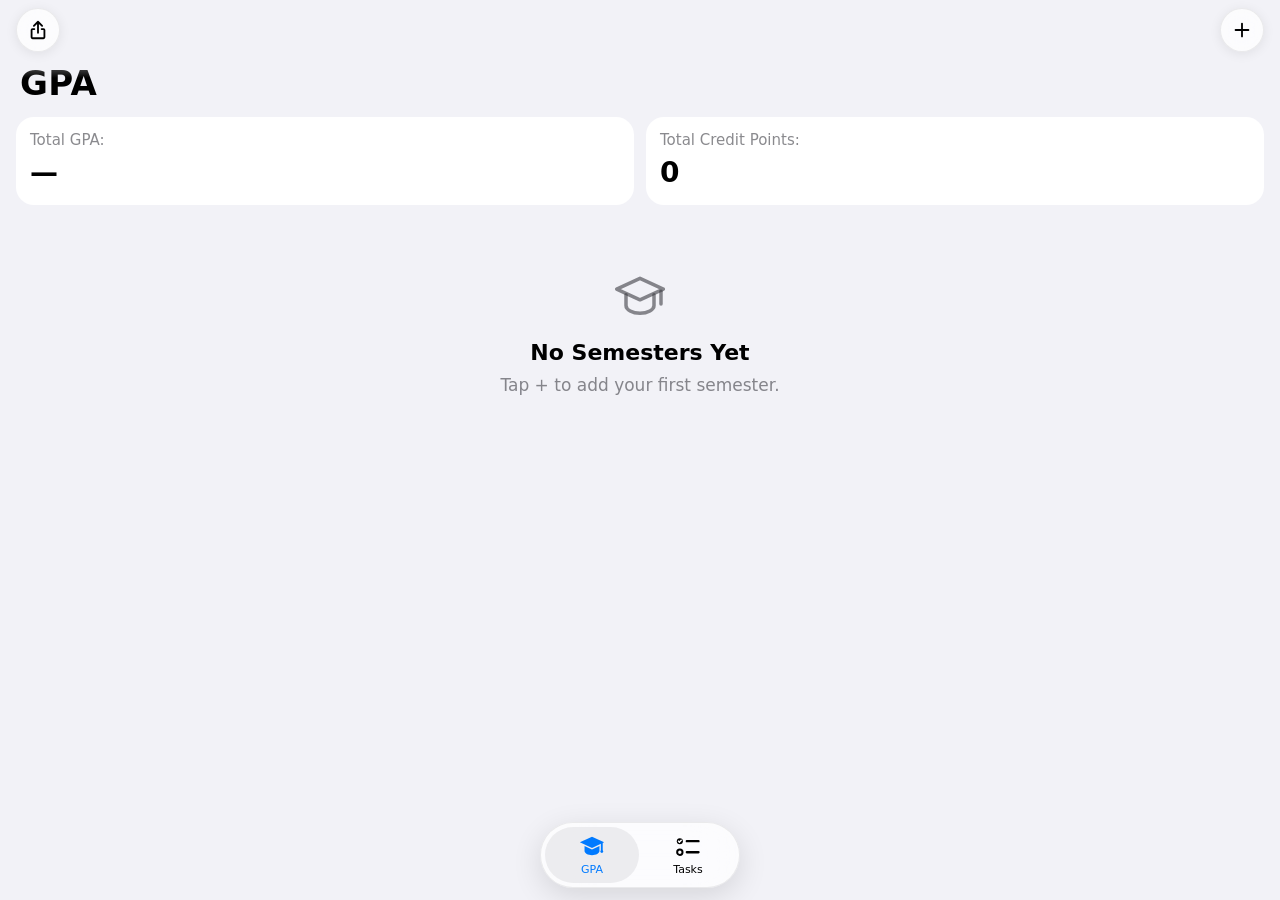
<file: index.html>
<!doctype html>
<html lang="en">
<head>
  <meta charset="utf-8">
  <meta name="viewport" content="width=device-width, initial-scale=1, viewport-fit=cover">
  <title>UniPlanner</title>
  <meta name="description" content="GPA calculator and weekly task manager for university students. Works offline; your data stays on your device.">
  <meta name="color-scheme" content="light dark">
  <meta name="theme-color" content="#F2F2F7" media="(prefers-color-scheme: light)">
  <meta name="theme-color" content="#000000" media="(prefers-color-scheme: dark)">

  <!-- Installable, full-screen on iPhone -->
  <meta name="apple-mobile-web-app-capable" content="yes">
  <meta name="mobile-web-app-capable" content="yes">
  <meta name="apple-mobile-web-app-title" content="UniPlanner">
  <meta name="apple-mobile-web-app-status-bar-style" content="default">
  <meta name="format-detection" content="telephone=no">
  <link rel="manifest" href="manifest.webmanifest">
  <link rel="apple-touch-icon" href="icons/icon-180.png">
  <link rel="icon" href="icons/icon.svg" type="image/svg+xml">
  <link rel="icon" href="icons/icon-192.png" type="image/png" sizes="192x192">

  <link rel="stylesheet" href="styles.css">
</head>
<body>
  <div id="app">
    <main id="screen"></main>
    <nav class="tabbar" aria-label="Sections">
      <button type="button" class="tab" data-tab="gpa">
        <svg viewBox="0 0 24 24" aria-hidden="true"><path fill="currentColor" d="M12 3.2 1.6 8 12 12.8 22.4 8 12 3.2Z"/><path fill="currentColor" d="M5.6 11.1v4.3c0 1.9 2.9 3.6 6.4 3.6s6.4-1.7 6.4-3.6v-4.3L12 14.1l-6.4-3Z"/><path d="M20.4 9v6.2" stroke="currentColor" stroke-width="1.6" stroke-linecap="round"/><circle cx="20.4" cy="15.9" r="1.2" fill="currentColor"/></svg>
        <span>GPA</span>
      </button>
      <button type="button" class="tab" data-tab="tasks">
        <svg viewBox="0 0 24 24" aria-hidden="true" fill="none" stroke="currentColor" stroke-width="2" stroke-linecap="round" stroke-linejoin="round"><circle cx="5" cy="7" r="2.6" fill="currentColor" stroke="none"/><path class="tab-check" d="m3.9 7 .8.8 1.5-1.6" stroke-width="1.3"/><circle cx="5" cy="16.5" r="2.3" stroke-width="1.7"/><path d="M11 7h10M11 16.5h10"/></svg>
        <span>Tasks</span>
      </button>
    </nav>
  </div>
  <div id="overlays"></div>
  <input type="file" id="import-file" accept=".json,application/json" hidden>
  <noscript><p class="noscript">UniPlanner needs JavaScript to run.</p></noscript>

  <script src="js/logic.js"></script>
  <script src="js/app.js"></script>
</body>
</html>
</file>
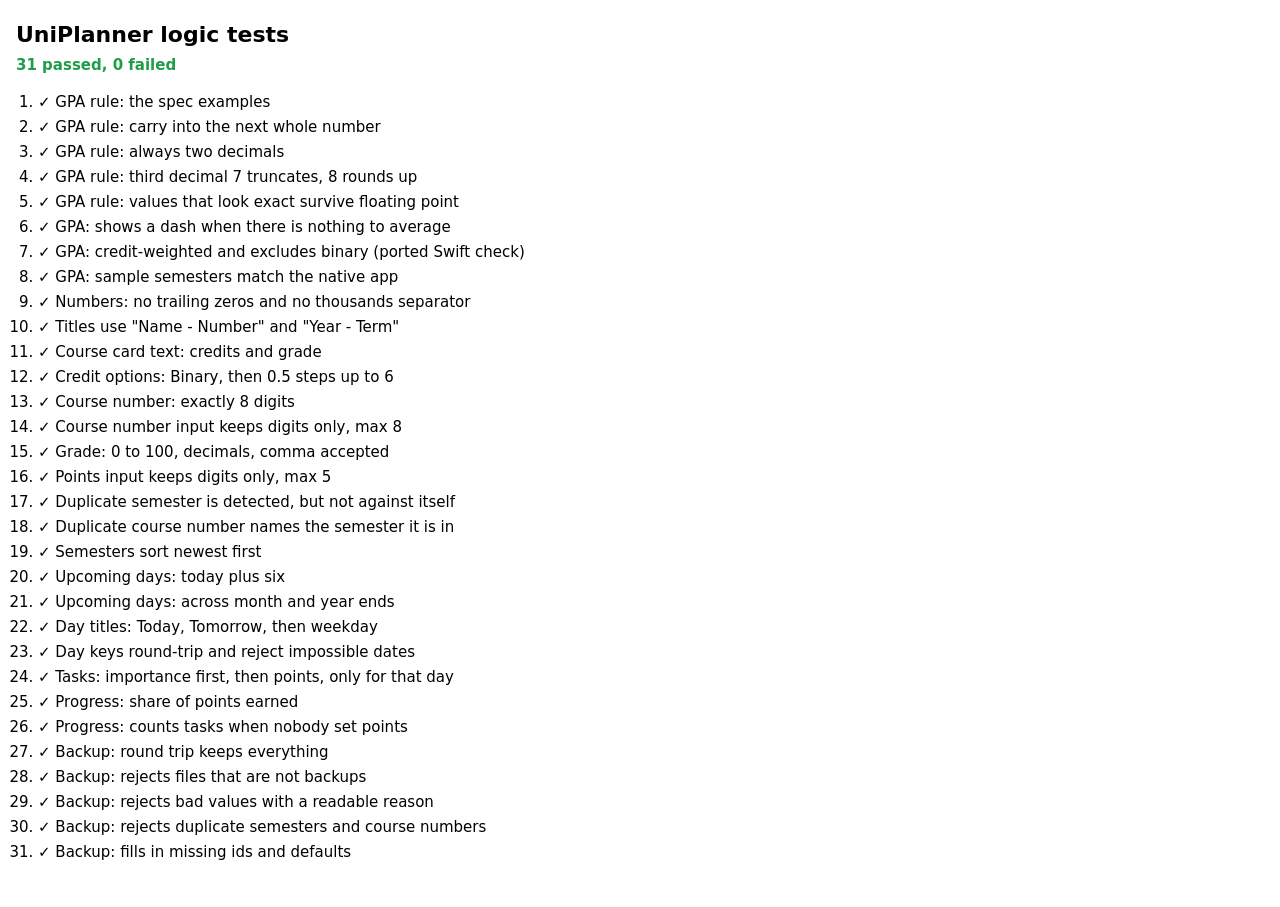
<file: tests/index.html>
<!doctype html>
<html lang="en">
<head>
  <meta charset="utf-8">
  <meta name="viewport" content="width=device-width, initial-scale=1">
  <meta name="color-scheme" content="light dark">
  <title>UniPlanner Tests</title>
  <style>
    body { font: 15px/1.4 -apple-system, system-ui, sans-serif; margin: 0; padding: 20px 16px 40px; background: Canvas; color: CanvasText; }
    h1 { font-size: 22px; margin: 0 0 4px; }
    #summary { margin: 0 0 16px; font-weight: 600; }
    #summary.pass { color: #1f9d48; }
    #summary.fail { color: #d70015; }
    ol { padding-left: 22px; margin: 0; }
    li { margin: 4px 0; }
    li.fail { color: #d70015; }
    li small { display: block; opacity: .8; overflow-wrap: anywhere; }
  </style>
</head>
<body>
  <h1>UniPlanner logic tests</h1>
  <p id="summary">Running…</p>
  <ol id="list"></ol>
  <script src="../js/logic.js"></script>
  <script src="logic.test.js"></script>
  <script>
    const results = window.TestResults;
    const failed = results.filter((r) => !r.ok);
    const summary = document.getElementById('summary');
    summary.textContent = `${results.length - failed.length} passed, ${failed.length} failed`;
    summary.className = failed.length ? 'fail' : 'pass';
    document.title = (failed.length ? 'FAIL' : 'PASS') + ' · UniPlanner Tests';
    for (const r of results) {
      const li = document.createElement('li');
      li.className = r.ok ? 'pass' : 'fail';
      li.textContent = (r.ok ? '✓ ' : '✗ ') + r.name;
      if (!r.ok) {
        const small = document.createElement('small');
        small.textContent = r.error;
        li.append(small);
      }
      document.getElementById('list').append(li);
    }
  </script>
</body>
</html>
</file>
<file: styles.css>
/* UniPlanner — iOS-style look, light and dark, built for iPhone. */

:root {
  color-scheme: light dark;
  --bg: #F2F2F7;
  --card: #FFFFFF;
  --label: #000000;
  --secondary: rgba(60, 60, 67, 0.6);
  --tertiary: rgba(60, 60, 67, 0.3);
  --separator: rgba(60, 60, 67, 0.18);
  --fill: rgba(120, 120, 128, 0.12);
  --fill-strong: rgba(120, 120, 128, 0.2);
  --blue: #007AFF;
  --red: #FF3B30;
  --green: #34C759;
  --green-soft: rgba(52, 199, 89, 0.18);
  --sheet-bg: #F2F2F7;
  --sheet-row: #FFFFFF;
  --seg-selected: #FFFFFF;
  --glass: rgba(255, 255, 255, 0.72);
  --glass-border: rgba(0, 0, 0, 0.07);
  --shadow: 0 8px 30px rgba(0, 0, 0, 0.12);
  --backdrop: rgba(0, 0, 0, 0.2);
  --alert-bg: rgba(242, 242, 247, 0.94);
  --menu-bg: rgba(250, 250, 252, 0.9);
  --tab-check: #FFFFFF;

  --safe-top: env(safe-area-inset-top, 0px);
  --safe-bottom: env(safe-area-inset-bottom, 0px);
  --safe-left: env(safe-area-inset-left, 0px);
  --safe-right: env(safe-area-inset-right, 0px);
  --radius-card: 18px;
}

@media (prefers-color-scheme: dark) {
  :root {
    --bg: #000000;
    --card: #1C1C1E;
    --label: #FFFFFF;
    --secondary: rgba(235, 235, 245, 0.6);
    --tertiary: rgba(235, 235, 245, 0.3);
    --separator: rgba(84, 84, 88, 0.6);
    --fill: rgba(118, 118, 128, 0.24);
    --fill-strong: rgba(118, 118, 128, 0.36);
    --blue: #0A84FF;
    --red: #FF453A;
    --green: #30D158;
    --green-soft: rgba(48, 209, 88, 0.22);
    --sheet-bg: #1C1C1E;
    --sheet-row: #2C2C2E;
    --seg-selected: #636366;
    --glass: rgba(44, 44, 46, 0.72);
    --glass-border: rgba(255, 255, 255, 0.1);
    --shadow: 0 8px 30px rgba(0, 0, 0, 0.55);
    --backdrop: rgba(0, 0, 0, 0.45);
    --alert-bg: rgba(44, 44, 46, 0.94);
    --menu-bg: rgba(44, 44, 46, 0.92);
    --tab-check: #000000;
  }
}

/* ---------- Base ---------- */

*, *::before, *::after { box-sizing: border-box; }

html {
  -webkit-text-size-adjust: 100%;
  text-size-adjust: 100%;
  background: var(--bg);
}

body {
  margin: 0;
  min-height: 100dvh;
  background: var(--bg);
  color: var(--label);
  font: 17px/1.3 -apple-system, BlinkMacSystemFont, "SF Pro Text", system-ui, "Helvetica Neue", sans-serif;
  -webkit-font-smoothing: antialiased;
  -webkit-tap-highlight-color: transparent;
  touch-action: manipulation;
}

html.locked, html.locked body { overflow: hidden; }

button, input, select, textarea { font: inherit; color: inherit; }
button { cursor: pointer; -webkit-user-select: none; user-select: none; }
svg { display: block; flex-shrink: 0; }
[hidden] { display: none !important; }

:focus-visible { outline: 2px solid var(--blue); outline-offset: 2px; }

.noscript { padding: 80px 24px; text-align: center; }

/* ---------- Screen chrome ---------- */

.screen {
  min-height: 100dvh;
  padding-left: var(--safe-left);
  padding-right: var(--safe-right);
  padding-bottom: calc(120px + var(--safe-bottom));
}

.topbar {
  position: sticky;
  top: 0;
  z-index: 10;
  display: flex;
  justify-content: space-between;
  align-items: center;
  padding: calc(var(--safe-top) + 8px) 16px 8px;
  pointer-events: none;
}
.topbar::before {
  content: "";
  position: absolute;
  inset: 0 0 -18px;
  background: linear-gradient(to bottom, var(--bg) 0%, var(--bg) 55%, transparent);
  z-index: -1;
}
.topbar-side { display: flex; gap: 10px; pointer-events: auto; }

.circle-btn {
  width: 44px;
  height: 44px;
  border-radius: 50%;
  display: grid;
  place-items: center;
  padding: 0;
  color: var(--label);
  background: var(--glass);
  -webkit-backdrop-filter: blur(20px) saturate(180%);
  backdrop-filter: blur(20px) saturate(180%);
  border: 0.5px solid var(--glass-border);
  box-shadow: 0 2px 12px rgba(0, 0, 0, 0.08);
  transition: transform 0.15s;
}
.circle-btn:active { transform: scale(0.92); }
.circle-btn svg { width: 22px; height: 22px; }

.large-title {
  margin: 4px 20px 14px;
  font-size: 34px;
  line-height: 1.15;
  font-weight: 700;
  letter-spacing: 0.01em;
  overflow-wrap: anywhere;
}

.content {
  padding: 0 16px;
  display: flex;
  flex-direction: column;
  gap: 16px;
}

/* ---------- Cards ---------- */

.card {
  background: var(--card);
  border-radius: var(--radius-card);
}

.stats {
  display: grid;
  grid-template-columns: 1fr 1fr;
  gap: 12px;
}
.stat { padding: 14px; min-width: 0; }
.stat-label { font-size: 15px; color: var(--secondary); }
.stat-value {
  margin-top: 4px;
  font-size: 28px;
  font-weight: 700;
  font-variant-numeric: tabular-nums;
}

.grid {
  display: grid;
  grid-template-columns: 1fr 1fr;
  gap: 12px;
}

.info-card {
  position: relative;
  min-width: 0;
  min-height: 112px;
  padding: 14px;
  display: flex;
  flex-direction: column;
  justify-content: space-between;
  gap: 8px;
  transition: transform 0.15s;
}
.info-card:has(.card-hit:active) { transform: scale(0.97); }
.card-hit {
  position: absolute;
  inset: 0;
  border: 0;
  padding: 0;
  background: transparent;
  border-radius: inherit;
}
.info-title, .info-lines { position: relative; pointer-events: none; }
.info-title {
  padding-right: 26px;
  font-size: 17px;
  font-weight: 600;
  overflow-wrap: anywhere;
  display: -webkit-box;
  -webkit-line-clamp: 3;
  -webkit-box-orient: vertical;
  overflow: hidden;
}
.info-lines { font-size: 13px; line-height: 1.5; color: var(--secondary); }

.menu-btn {
  width: 36px;
  height: 36px;
  border: 0;
  padding: 0;
  border-radius: 50%;
  display: grid;
  place-items: center;
  background: transparent;
  color: var(--secondary);
}
.menu-btn:active { background: var(--fill); }
.menu-btn svg { width: 22px; height: 22px; }
.info-card .menu-btn { position: absolute; top: 4px; right: 4px; }

/* ---------- Empty states ---------- */

.empty {
  padding: 48px 24px 0;
  text-align: center;
  color: var(--secondary);
}
.empty svg { width: 56px; height: 56px; margin: 0 auto; }
.empty h2 { margin: 14px 0 6px; font-size: 22px; font-weight: 700; color: var(--label); }
.empty p { margin: 0; font-size: 17px; }

/* ---------- Tasks: days ---------- */

.day-row {
  width: 100%;
  border: 0;
  padding: 16px;
  display: flex;
  align-items: center;
  gap: 14px;
  text-align: left;
  color: inherit;
  transition: transform 0.15s;
}
.day-row:active { transform: scale(0.98); }
.day-text { flex: 1; min-width: 0; }
.day-title { font-size: 17px; font-weight: 600; }
.day-sub { margin-top: 3px; font-size: 13px; color: var(--secondary); }
.day-meta { text-align: right; font-size: 13px; color: var(--secondary); }
.day-meta .urgent { margin-top: 2px; font-size: 12px; }
.day-none { font-size: 13px; color: var(--tertiary); }
.day-row > svg.chev { width: 14px; height: 14px; color: var(--tertiary); }

.ring { width: 38px; height: 38px; position: relative; }
.ring svg { width: 38px; height: 38px; transform: rotate(-90deg); }
.ring circle { fill: none; stroke-width: 5; }
.ring .track { stroke: var(--green-soft); }
.ring .value { stroke: var(--green); stroke-linecap: round; }
.ring span {
  position: absolute;
  inset: 0;
  display: grid;
  place-items: center;
  font-size: 11px;
  font-weight: 600;
  font-variant-numeric: tabular-nums;
}

/* ---------- Tasks: one day ---------- */

.progress-card { padding: 16px; }
.progress-top { display: flex; justify-content: space-between; align-items: baseline; }
.progress-label { font-size: 15px; color: var(--secondary); }
.progress-percent { font-size: 28px; font-weight: 700; font-variant-numeric: tabular-nums; }
.bar { margin: 10px 0; height: 6px; border-radius: 3px; background: var(--fill); overflow: hidden; }
.bar span { display: block; height: 100%; border-radius: 3px; background: var(--green); transition: width 0.3s ease-out; }
.progress-detail { font-size: 13px; color: var(--secondary); }

.task-row {
  padding: 14px 8px 14px 14px;
  display: flex;
  align-items: flex-start;
  gap: 12px;
}
.check {
  width: 30px;
  height: 30px;
  margin: -2px 0 0 -3px;
  border: 0;
  padding: 0;
  display: grid;
  place-items: center;
  background: transparent;
  color: var(--tertiary);
  border-radius: 8px;
  transition: transform 0.12s;
}
.check:active { transform: scale(0.85); }
.check svg { width: 26px; height: 26px; }
.task-row.done .check { color: var(--green); }
.task-text { flex: 1; min-width: 0; padding-top: 2px; }
.task-title { font-weight: 500; white-space: pre-wrap; overflow-wrap: anywhere; }
.task-row.done .task-title { text-decoration: line-through; color: var(--secondary); }
.task-details { margin-top: 4px; font-size: 13px; color: var(--secondary); white-space: pre; overflow: hidden; text-overflow: ellipsis; }
.task-row .menu-btn { margin-top: -5px; }

/* ---------- Tab bar ---------- */

.tabbar {
  position: fixed;
  z-index: 20;
  left: 50%;
  bottom: max(calc(var(--safe-bottom) - 12px), 12px);
  transform: translateX(-50%);
  display: flex;
  gap: 2px;
  padding: 4px;
  border-radius: 34px;
  background: var(--glass);
  -webkit-backdrop-filter: blur(24px) saturate(180%);
  backdrop-filter: blur(24px) saturate(180%);
  border: 0.5px solid var(--glass-border);
  box-shadow: var(--shadow);
}
.tab {
  width: 94px;
  height: 56px;
  border: 0;
  border-radius: 28px;
  padding: 0;
  display: flex;
  flex-direction: column;
  align-items: center;
  justify-content: center;
  gap: 2px;
  background: transparent;
  color: var(--label);
  font-size: 11px;
  font-weight: 500;
  transition: background 0.2s, color 0.2s;
}
.tab svg { width: 28px; height: 28px; }
.tab.active { background: var(--fill); color: var(--blue); }
.tab-check { stroke: var(--tab-check); }
.tab.active .tab-check { stroke: #FFFFFF; }

/* ---------- Sheets ---------- */

.sheet-backdrop {
  position: fixed;
  z-index: 50;
  left: 0;
  right: 0;
  top: 0;
  height: 100%;
  display: flex;
  align-items: flex-end;
  justify-content: center;
  background: transparent;
  transition: background 0.3s;
}
.sheet-backdrop.open { background: var(--backdrop); }

.sheet {
  width: calc(100% - 16px - var(--safe-left) - var(--safe-right));
  max-width: 560px;
  max-height: calc(100% - var(--safe-top) - 16px);
  margin-bottom: max(8px, calc(var(--safe-bottom) - 26px));
  overflow-y: auto;
  overscroll-behavior: contain;
  -webkit-overflow-scrolling: touch;
  background: var(--sheet-bg);
  border-radius: 38px;
  box-shadow: 0 -4px 40px rgba(0, 0, 0, 0.18);
  transform: translateY(calc(100% + 40px));
  transition: transform 0.36s cubic-bezier(0.2, 0.85, 0.25, 1);
}
.sheet-backdrop.open .sheet { transform: none; }
.sheet-backdrop.keyboard .sheet { margin-bottom: 8px; }

.sheet-header {
  position: sticky;
  top: 0;
  z-index: 2;
  display: grid;
  grid-template-columns: 1fr auto 1fr;
  align-items: center;
  gap: 8px;
  padding: 14px 16px 6px;
  background: var(--sheet-bg);
}
.sheet-title { margin: 0; font-size: 17px; font-weight: 600; text-align: center; }

.pill-btn {
  justify-self: start;
  height: 44px;
  padding: 0 18px;
  border-radius: 22px;
  color: var(--label);
  background: var(--sheet-row);
  border: 0.5px solid var(--glass-border);
  box-shadow: 0 2px 10px rgba(0, 0, 0, 0.06);
}
.pill-btn:active { opacity: 0.6; }

.sheet-body { padding: 0 16px 20px; }

/* ---------- Forms ---------- */

.form-section { margin-top: 18px; }
.form-header {
  margin: 0 20px 8px;
  font-size: 15px;
  font-weight: 600;
  color: var(--secondary);
}
.form-group {
  background: var(--sheet-row);
  border-radius: 26px;
  overflow: hidden;
}
.form-footer { margin: 7px 20px 0; font-size: 13px; color: var(--secondary); }
.form-footer.error { color: var(--red); }
.form-footer:empty { display: none; }

.form-row {
  position: relative;
  min-height: 52px;
  padding: 0 20px;
  display: flex;
  align-items: center;
  justify-content: space-between;
  gap: 12px;
}
.form-row + .form-row::before {
  content: "";
  position: absolute;
  top: 0;
  left: 20px;
  right: 20px;
  border-top: 0.5px solid var(--separator);
}

/* 17px keeps iOS from zooming in when a field is focused. */
.form-input {
  display: block;
  width: 100%;
  margin: 0;
  padding: 15px 20px;
  border: 0;
  outline: none;
  background: transparent;
  color: var(--label);
  font-size: 17px;
  line-height: 22px;
  border-radius: 0;
  -webkit-appearance: none;
  appearance: none;
}
.form-input::placeholder { color: var(--tertiary); }
textarea.form-input { resize: none; overflow: hidden; }
.form-input.digits { font-variant-numeric: tabular-nums; }

.select-row { cursor: pointer; }
.select-row select {
  position: absolute;
  inset: 0;
  width: 100%;
  height: 100%;
  opacity: 0;
  font-size: 16px;
  cursor: pointer;
  -webkit-appearance: none;
  appearance: none;
}
.select-value {
  display: flex;
  align-items: center;
  gap: 5px;
  color: var(--secondary);
  white-space: nowrap;
  overflow: hidden;
  text-overflow: ellipsis;
  pointer-events: none;
}
.select-value svg { width: 14px; height: 14px; }

.seg-row { padding: 10px 12px; }
.segmented {
  width: 100%;
  display: grid;
  grid-auto-flow: column;
  grid-auto-columns: 1fr;
  padding: 3px;
  border-radius: 999px;
  background: var(--fill);
}
.seg {
  min-width: 0;
  min-height: 34px;
  padding: 6px 4px;
  border: 0;
  border-radius: 999px;
  background: transparent;
  font-size: 15px;
  white-space: nowrap;
  overflow: hidden;
  text-overflow: ellipsis;
  transition: background 0.2s, box-shadow 0.2s;
}
.seg.selected {
  background: var(--seg-selected);
  font-weight: 600;
  box-shadow: 0 2px 8px rgba(0, 0, 0, 0.12);
}

.switch {
  position: relative;
  width: 51px;
  height: 31px;
  margin: 0;
  flex-shrink: 0;
  border-radius: 16px;
  background: var(--fill-strong);
  cursor: pointer;
  transition: background 0.2s;
  -webkit-appearance: none;
  appearance: none;
}
.switch::before {
  content: "";
  position: absolute;
  top: 2px;
  left: 2px;
  width: 27px;
  height: 27px;
  border-radius: 50%;
  background: #FFFFFF;
  box-shadow: 0 2px 6px rgba(0, 0, 0, 0.2);
  transition: transform 0.2s;
}
.switch:checked { background: var(--green); }
.switch:checked::before { transform: translateX(20px); }

.time-input {
  min-width: 92px;
  min-height: 36px;
  padding: 6px 12px;
  border: 0;
  border-radius: 999px;
  background: var(--fill);
  color: var(--label);
  font-size: 17px;
  text-align: center;
  font-variant-numeric: tabular-nums;
  -webkit-appearance: none;
  appearance: none;
}
.time-input::-webkit-date-and-time-value { text-align: center; }

.form-submit, .form-action {
  width: 100%;
  min-height: 52px;
  border: 0;
  padding: 0 20px;
  display: flex;
  align-items: center;
  justify-content: center;
  gap: 8px;
  background: transparent;
  color: var(--blue);
  font-size: 17px;
  font-weight: 600;
}
.form-submit:active:not(:disabled), .form-action:active { background: var(--fill); }
.form-submit:disabled { color: var(--tertiary); cursor: default; }
.form-action svg { width: 20px; height: 20px; }

/* ---------- Menu ---------- */

.menu-layer { position: fixed; inset: 0; z-index: 70; }
.menu {
  position: absolute;
  min-width: 230px;
  padding: 8px;
  border-radius: 26px;
  background: var(--menu-bg);
  -webkit-backdrop-filter: blur(30px) saturate(180%);
  backdrop-filter: blur(30px) saturate(180%);
  box-shadow: 0 12px 44px rgba(0, 0, 0, 0.22);
  transform-origin: top right;
  animation: menu-in 0.2s cubic-bezier(0.2, 0.85, 0.25, 1);
}
.menu.from-bottom { transform-origin: bottom right; }
.menu-item {
  width: 100%;
  min-height: 48px;
  padding: 0 16px;
  border: 0;
  border-radius: 18px;
  display: flex;
  align-items: center;
  gap: 16px;
  background: transparent;
  color: var(--label);
  font-size: 17px;
  text-align: left;
}
.menu-item:active { background: var(--fill); }
.menu-item svg { width: 20px; height: 20px; color: var(--secondary); }
.menu-item.destructive, .menu-item.destructive svg { color: var(--red); }

@keyframes menu-in {
  from { opacity: 0; transform: scale(0.6); }
  to { opacity: 1; transform: scale(1); }
}

/* ---------- Alerts ---------- */

.alert-layer {
  position: fixed;
  inset: 0;
  z-index: 80;
  display: grid;
  place-items: center;
  padding: 24px;
  background: transparent;
  transition: background 0.2s;
}
.alert-layer.open { background: var(--backdrop); }
.alert {
  width: min(300px, 100%);
  padding: 22px 18px 16px;
  border-radius: 34px;
  background: var(--alert-bg);
  -webkit-backdrop-filter: blur(30px) saturate(180%);
  backdrop-filter: blur(30px) saturate(180%);
  box-shadow: 0 16px 50px rgba(0, 0, 0, 0.25);
  opacity: 0;
  transform: scale(1.1);
  transition: opacity 0.2s, transform 0.25s cubic-bezier(0.2, 0.85, 0.25, 1);
}
.alert-layer.open .alert { opacity: 1; transform: none; }
.alert-title { margin: 0 6px; font-size: 17px; font-weight: 600; overflow-wrap: anywhere; }
.alert-message { margin: 6px 6px 0; font-size: 15px; color: var(--secondary); overflow-wrap: anywhere; }
.alert-buttons { margin-top: 18px; display: grid; gap: 8px; }
.alert-buttons.pair { grid-template-columns: 1fr 1fr; }
.alert-btn {
  min-height: 46px;
  border: 0;
  border-radius: 23px;
  padding: 0 12px;
  background: var(--fill);
  color: var(--label);
  font-size: 17px;
  font-weight: 500;
}
.alert-btn:active { background: var(--fill-strong); }
.alert-btn.destructive { color: var(--red); }

/* ---------- Motion ---------- */

@media (prefers-reduced-motion: reduce) {
  *, *::before, *::after {
    animation-duration: 0.01ms !important;
    transition-duration: 0.01ms !important;
  }
}
</file>
